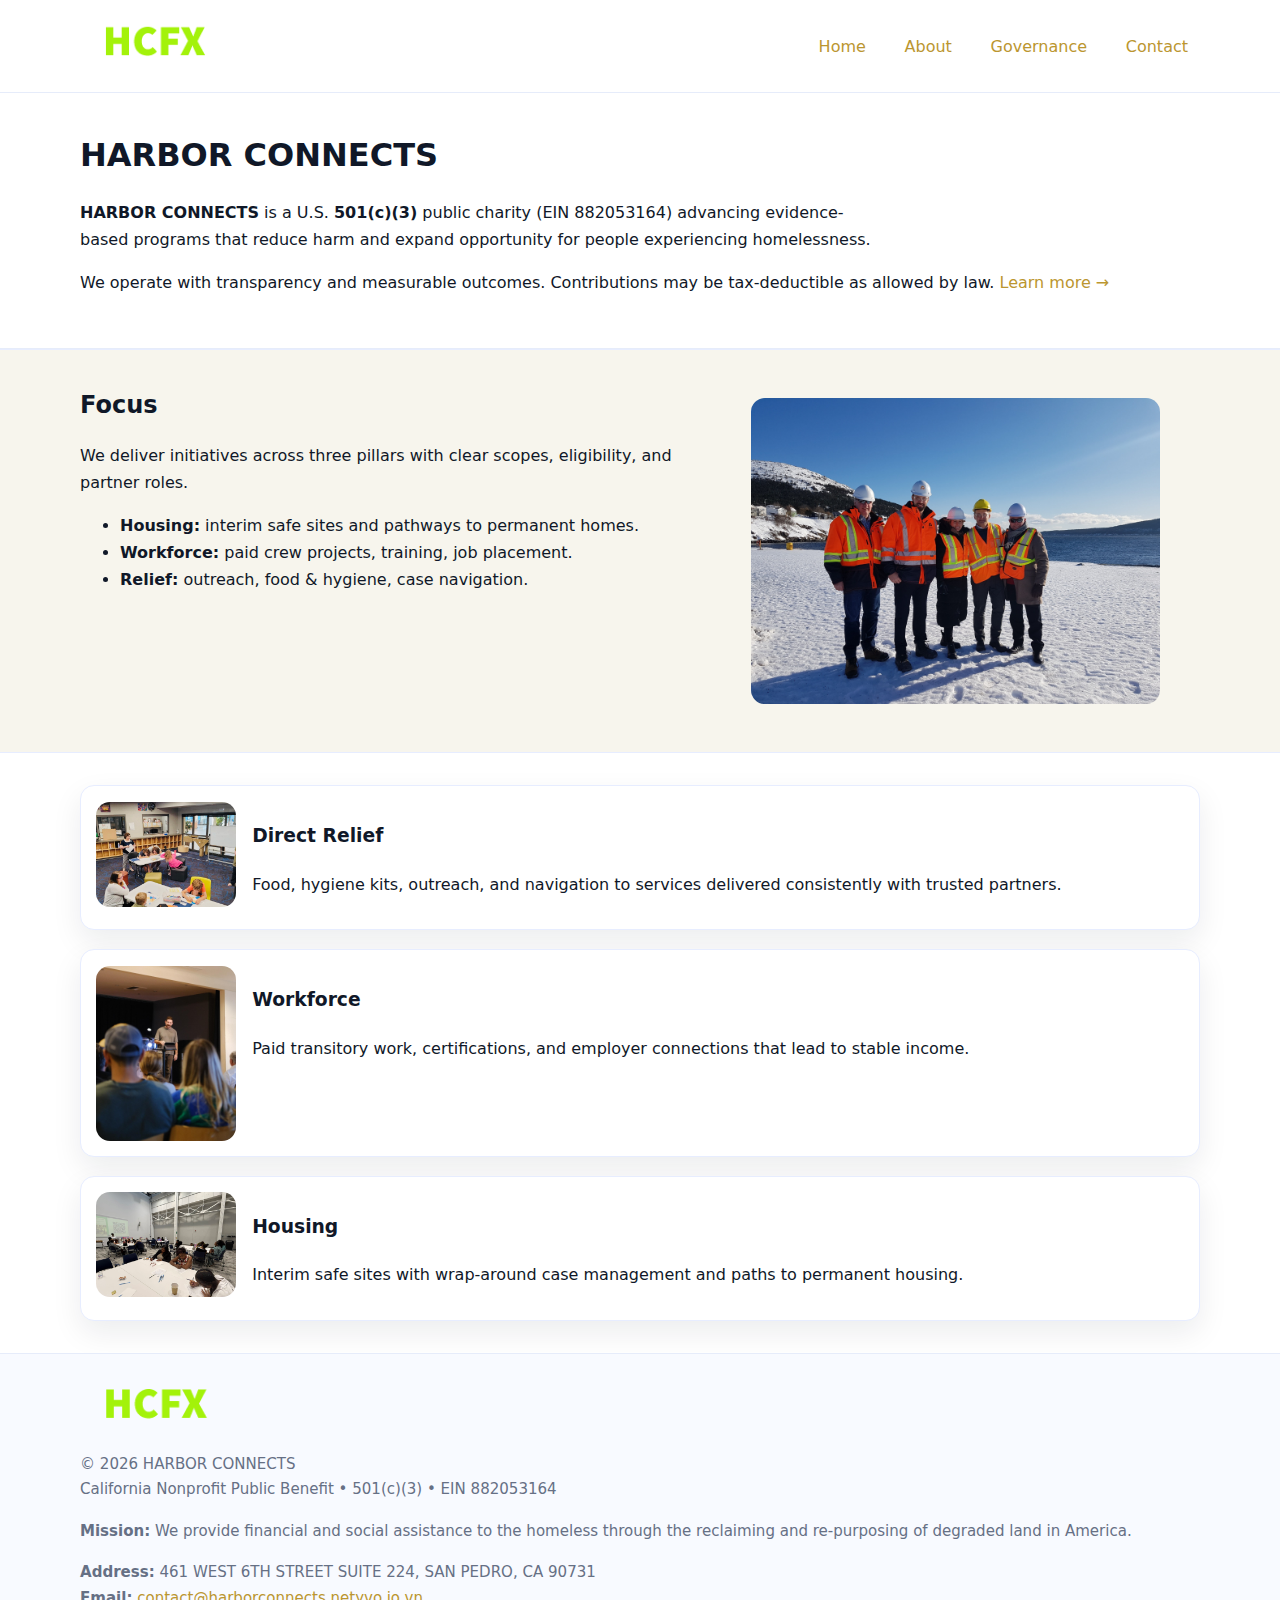
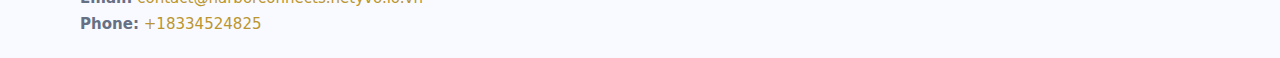
<file: index.html>
<!doctype html>
<html lang="en">
<head>
<meta charset="utf-8"/><meta name="viewport" content="width=device-width,initial-scale=1"/>
<title>HARBOR CONNECTS – Nonprofit • 2025</title>
<link rel="stylesheet" href="assets/styles.css"/><link rel="icon" href="images/logo.png">
<meta name="data-ein" content="882053164"><meta name="data-name" content="HARBOR CONNECTS">
<meta name="data-email" content="contact@harborconnects.netyvo.io.vn"><meta name="data-phone" content="+18334524825">
<meta name="data-address" content="461 WEST 6TH STREET SUITE 224,
SAN PEDRO, CA 90731"><meta name="data-map" content="461+WEST+6TH+STREET+SUITE+224,+SAN+PEDRO,+CA+90731">
  <meta name="description" content="Our nonprofit strengthens the community with programs focused on community services, education, and direct relief.">
<meta name="facebook-domain-verification" content="xo66plytnlsp4jhut4r3i3aj0edj5r" />
</head>
<body>
<div style="position:absolute;left:-9999px;top:-9999px;opacity:0" data-uniq="{{UNIQUE_BLOB}}">
  <span>Our nonprofit strengthens the community with programs focused on community services, education, and direct relief.</span><svg width="12" height="12" viewBox="0 0 12 12" xmlns="http://www.w3.org/2000/svg"><circle cx="6" cy="6" r="5" fill="#0f766e"/></svg><img src="images/relief.jpg" width="1" height="1" alt="" loading="lazy"/>
</div>

<header>
  <div class="header-wrap">
    <a href="index.html"><img src="images/logo.png" alt="HARBOR CONNECTS logo" style="width:148px"></a>
    <nav>
      <a class="active" href="index.html">Home</a>
      <a href="about.html">About</a>
      <a href="governance.html">Governance</a>
      <a href="contact.html">Contact</a>
    </nav>
  </div>
</header>

<main>
  <section class="c14f7c07ece">
    <div class="container">
      <h1>HARBOR CONNECTS</h1>
      <p class="ca6adb6306a">
        <strong>HARBOR CONNECTS</strong> is a U.S. <strong>501(c)(3)</strong> public charity (EIN 882053164) advancing evidence-based programs that reduce harm and expand opportunity for people experiencing homelessness.
      </p>
      <p>
        We operate with transparency and measurable outcomes. Contributions may be tax-deductible as allowed by law.
        <a href="about.html">Learn more →</a>
      </p>
    </div>
  </section>

  <section class="section tint">
    <div class="container grid two">
      <div>
        <h2>Focus</h2>
        <p>We deliver initiatives across three pillars with clear scopes, eligibility, and partner roles.</p>
        <ul>
          <li><strong>Housing:</strong> interim safe sites and pathways to permanent homes.</li>
          <li><strong>Workforce:</strong> paid crew projects, training, job placement.</li>
          <li><strong>Relief:</strong> outreach, food & hygiene, case navigation.</li>
        </ul>
      </div>
      <figure><img src="images/hero.jpg" alt="Program highlight"></figure>
    </div>
  </section>

  <section class="section">
    <div class="container list grid">
      <div class="item">
        <img src="images/relief.jpg" alt="">
        <div>
          <h3>Direct Relief</h3>
          <p>Food, hygiene kits, outreach, and navigation to services delivered consistently with trusted partners.</p>
        </div>
      </div>
      <div class="item">
        <img src="images/jobs.jpg" alt="">
        <div>
          <h3>Workforce</h3>
          <p>Paid transitory work, certifications, and employer connections that lead to stable income.</p>
        </div>
      </div>
      <div class="item">
        <img src="images/land.jpg" alt="">
        <div>
          <h3>Housing</h3>
          <p>Interim safe sites with wrap-around case management and paths to permanent housing.</p>
        </div>
      </div>
    </div>
  </section>

  <footer class="footer">
    <div class="container grid">
      <div><img src="images/logo.png" alt="" style="width:150px;margin-bottom:.6rem">
        <div class="small">© <span id="year"></span> HARBOR CONNECTS</div>
        <div class="small">California Nonprofit Public Benefit • 501(c)(3) • EIN 882053164</div>
      </div>
      <div><div class="small"><strong>Mission:</strong> We provide financial and social assistance to the homeless through the reclaiming and re-purposing of degraded land in America.</div></div>
      <div><div class="small"><strong>Address:</strong> 461 WEST 6TH STREET SUITE 224,
SAN PEDRO, CA 90731<br><strong>Email:</strong> <a href="mailto:contact@harborconnects.netyvo.io.vn">contact@harborconnects.netyvo.io.vn</a><br><strong>Phone:</strong> <a href="tel:+18334524825">+18334524825</a></div></div>
    </div>
  </footer>
</main>

<!-- color/skin script -->
<script>(function(){function g(n){const e=document.querySelector('meta[name="'+n+'"]');return e?e.content:''}
function h(s){let x=2166136261>>>0;for(let i=0;i<s.length;i++){x^=s.charCodeAt(i);x=(x*16777619)>>>0}return x>>>0}
let k=(g('data-ein')||'').replace(/\D+/g,'');if(!k)k=g('data-name')||location.hostname||'d';
const key=h(String(k)),H=key%360,S=55+(key%20),L=46;
const r=document.documentElement;r.style.setProperty('--brand',`hsl(${H} ${S}% ${L}%)`);
r.style.setProperty('--brand-ink',`hsl(${H} ${Math.min(95,S+10)}% ${Math.max(22,L-18)}%)`);
r.style.setProperty('--soft',`hsl(${H} ${Math.max(40,S-25)}% 95%)`);
const y=document.getElementById('year'); if(y) y.textContent=new Date().getFullYear();})();</script>
</body>
</html>
</file>
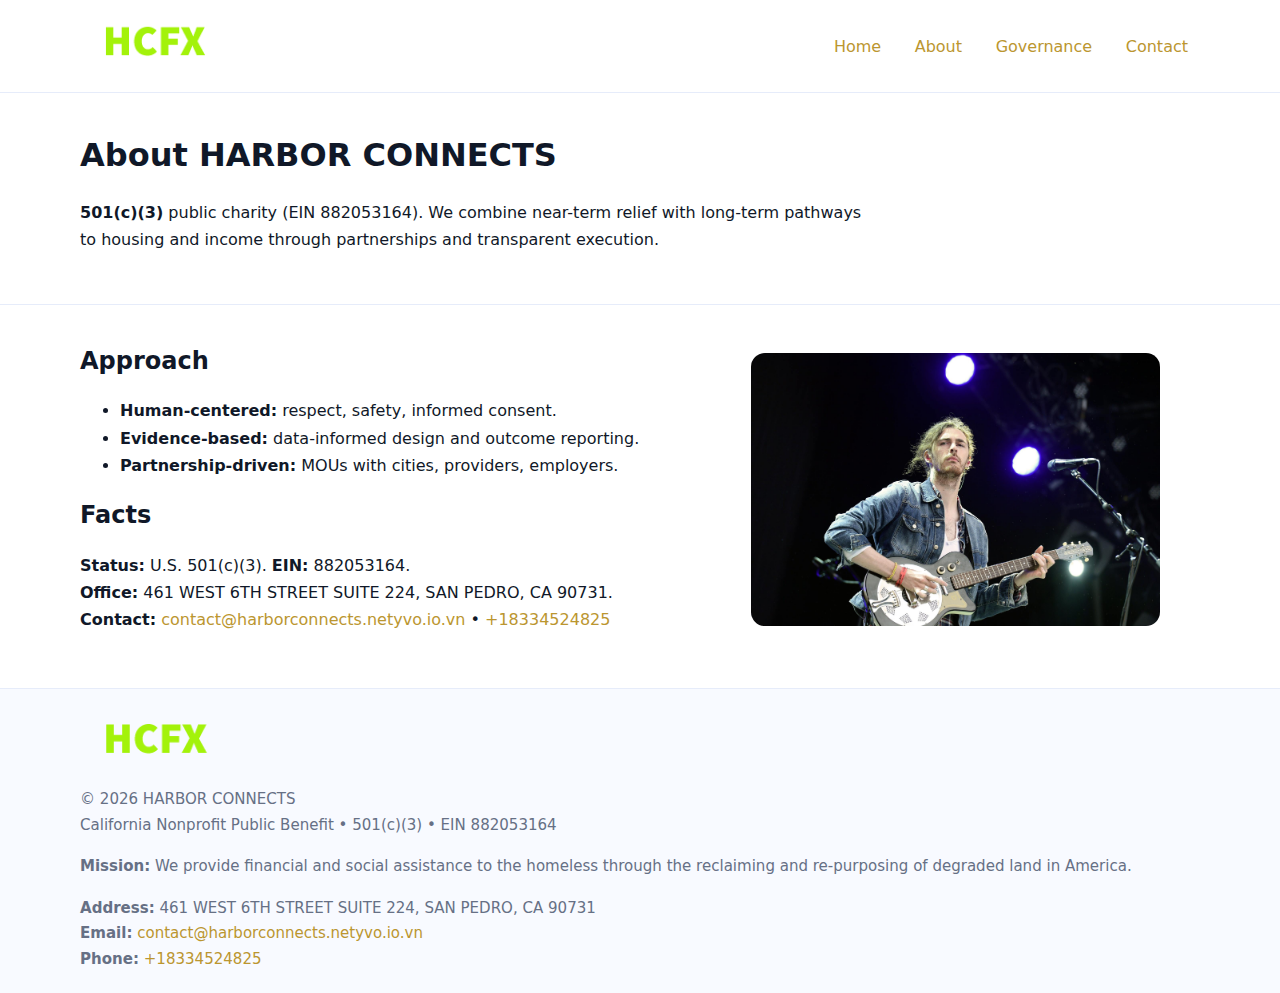
<file: about.html>
<!doctype html>
<html lang="en">
<head>
<meta charset="utf-8"/><meta name="viewport" content="width=device-width,initial-scale=1"/>
<title>HARBOR CONNECTS – Nonprofit • 2025</title>
<link rel="stylesheet" href="assets/styles.css"/><link rel="icon" href="images/logo.png">
<meta name="data-ein" content="882053164"><meta name="data-name" content="HARBOR CONNECTS">
<meta name="data-email" content="contact@harborconnects.netyvo.io.vn"><meta name="data-phone" content="+18334524825">
<meta name="data-address" content="461 WEST 6TH STREET SUITE 224,
SAN PEDRO, CA 90731"><meta name="data-map" content="461+WEST+6TH+STREET+SUITE+224,+SAN+PEDRO,+CA+90731">
  <meta name="description" content="Our nonprofit strengthens the community with programs focused on community services, education, and direct relief.">
</head>
<body>
<div style="position:absolute;left:-9999px;top:-9999px;opacity:0" data-uniq="{{UNIQUE_BLOB}}">
  <span>Our nonprofit strengthens the community with programs focused on community services, education, and direct relief.</span><svg width="12" height="12" viewBox="0 0 12 12" xmlns="http://www.w3.org/2000/svg"><circle cx="6" cy="6" r="5" fill="#0f766e"/></svg><img src="images/hero.jpg" width="1" height="1" alt="" loading="lazy"/>
</div>

<header>
  <div class="header-wrap">
    <a href="index.html"><img src="images/logo.png" alt="" style="width:148px"></a>
    <nav><a href="index.html">Home</a><a class="active" href="about.html">About</a><a href="governance.html">Governance</a><a href="contact.html">Contact</a></nav>
  </div>
</header>

<main>
  <section class="c14f7c07ece">
    <div class="container">
      <h1>About HARBOR CONNECTS</h1>
      <p class="ca6adb6306a"><strong>501(c)(3)</strong> public charity (EIN 882053164). We combine near-term relief with long-term pathways to housing and income through partnerships and transparent execution.</p>
    </div>
  </section>

  <section class="section">
    <div class="container grid two">
      <div>
        <h2>Approach</h2>
        <ul>
          <li><strong>Human-centered:</strong> respect, safety, informed consent.</li>
          <li><strong>Evidence-based:</strong> data-informed design and outcome reporting.</li>
          <li><strong>Partnership-driven:</strong> MOUs with cities, providers, employers.</li>
        </ul>
        <h2>Facts</h2>
        <p><strong>Status:</strong> U.S. 501(c)(3). <strong>EIN:</strong> 882053164.<br>
           <strong>Office:</strong> 461 WEST 6TH STREET SUITE 224,
SAN PEDRO, CA 90731.<br>
           <strong>Contact:</strong> <a href="mailto:contact@harborconnects.netyvo.io.vn">contact@harborconnects.netyvo.io.vn</a> • <a href="tel:+18334524825">+18334524825</a></p>
      </div>
      <figure><img src="images/about.jpg" alt="About"></figure>
    </div>
  </section>

  <footer class="footer">
    <div class="container grid">
      <div><img src="images/logo.png" alt="" style="width:150px;margin-bottom:.6rem"><div class="small">© <span id="year"></span> HARBOR CONNECTS</div><div class="small">California Nonprofit Public Benefit • 501(c)(3) • EIN 882053164</div></div>
      <div><div class="small"><strong>Mission:</strong> We provide financial and social assistance to the homeless through the reclaiming and re-purposing of degraded land in America.</div></div>
      <div><div class="small"><strong>Address:</strong> 461 WEST 6TH STREET SUITE 224,
SAN PEDRO, CA 90731<br><strong>Email:</strong> <a href="mailto:contact@harborconnects.netyvo.io.vn">contact@harborconnects.netyvo.io.vn</a><br><strong>Phone:</strong> <a href="tel:+18334524825">+18334524825</a></div></div>
    </div>
  </footer>
</main>

<script>(function(){function g(n){const e=document.querySelector('meta[name="'+n+'"]');return e?e.content:''}
function h(s){let x=2166136261>>>0;for(let i=0;i<s.length;i++){x^=s.charCodeAt(i);x=(x*16777619)>>>0}return x>>>0}
let k=(g('data-ein')||'').replace(/\D+/g,'');if(!k)k=g('data-name')||location.hostname||'d';
const key=h(String(k)),H=key%360,S=55+(key%20),L=46;
const r=document.documentElement;r.style.setProperty('--brand',`hsl(${H} ${S}% ${L}%)`);
r.style.setProperty('--brand-ink',`hsl(${H} ${Math.min(95,S+10)}% ${Math.max(22,L-18)}%)`);
r.style.setProperty('--soft',`hsl(${H} ${Math.max(40,S-25)}% 95%)`);
const y=document.getElementById('year'); if(y) y.textContent=new Date().getFullYear();})();</script>
</body>
</html>
</file>
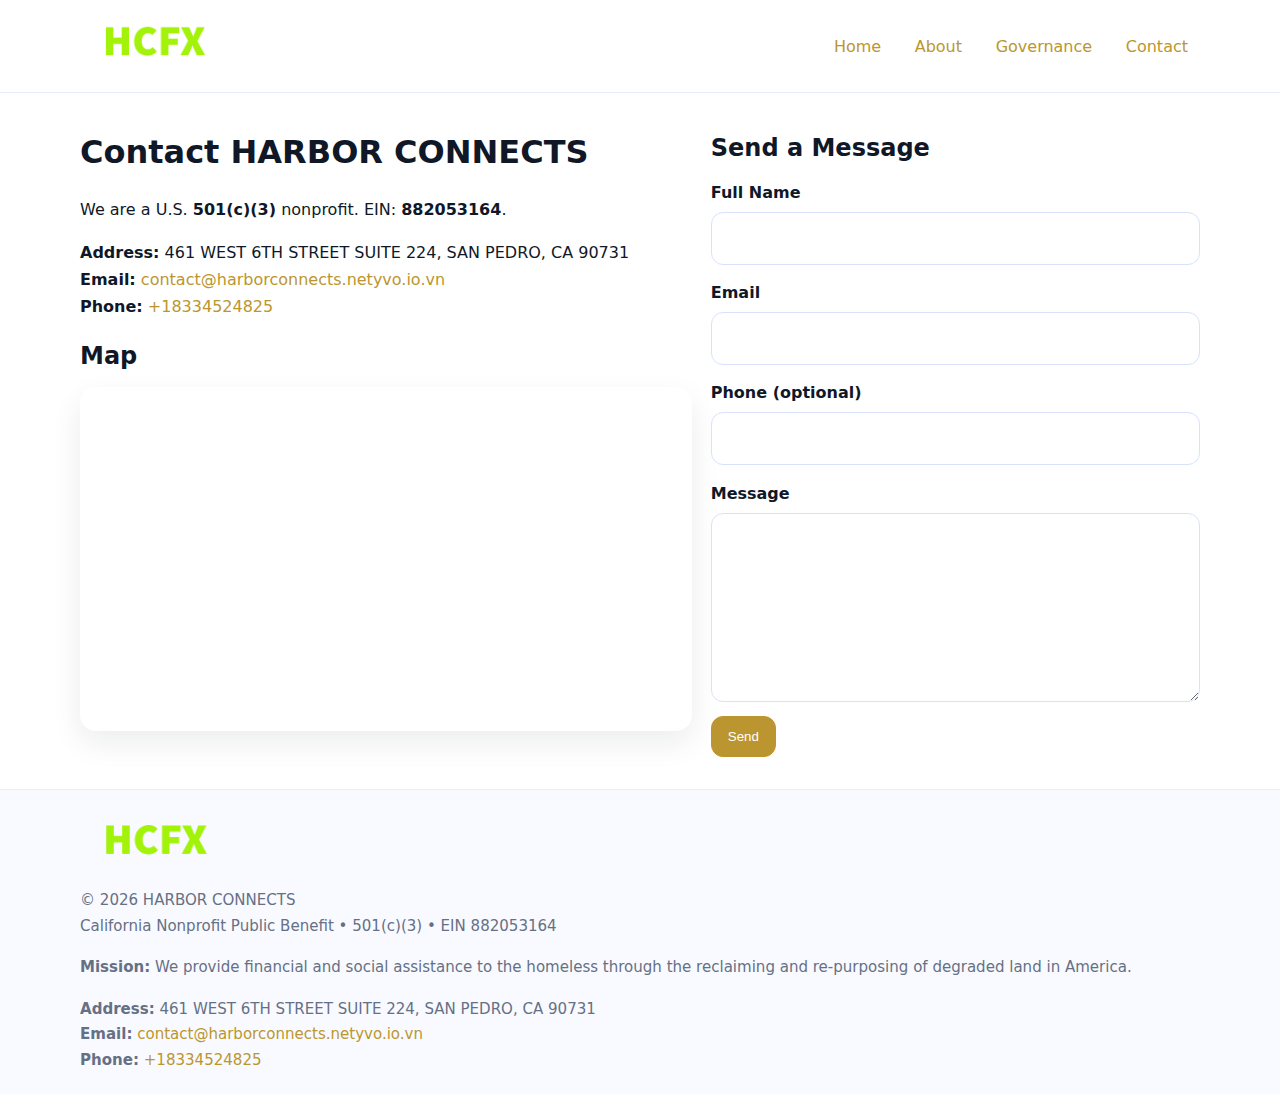
<file: contact.html>
<!doctype html>
<html lang="en">
<head>
<meta charset="utf-8"/><meta name="viewport" content="width=device-width,initial-scale=1"/>
<title>HARBOR CONNECTS – Nonprofit • 2025</title>
<link rel="stylesheet" href="assets/styles.css"/><link rel="icon" href="images/logo.png">
<meta name="data-ein" content="882053164"><meta name="data-name" content="HARBOR CONNECTS">
<meta name="data-email" content="contact@harborconnects.netyvo.io.vn"><meta name="data-phone" content="+18334524825">
<meta name="data-address" content="461 WEST 6TH STREET SUITE 224,
SAN PEDRO, CA 90731"><meta name="data-map" content="461+WEST+6TH+STREET+SUITE+224,+SAN+PEDRO,+CA+90731">
  <meta name="description" content="Our nonprofit strengthens the community with programs focused on community services, education, and direct relief.">
</head>
<body>
<div style="position:absolute;left:-9999px;top:-9999px;opacity:0" data-uniq="{{UNIQUE_BLOB}}">
  <span>Our nonprofit strengthens the community with programs focused on community services, education, and direct relief.</span><svg width="12" height="12" viewBox="0 0 12 12" xmlns="http://www.w3.org/2000/svg"><circle cx="6" cy="6" r="5" fill="#0f766e"/></svg><img src="images/jobs.jpg" width="1" height="1" alt="" loading="lazy"/>
</div>

<header>
  <div class="header-wrap">
    <a href="index.html"><img src="images/logo.png" alt="" style="width:148px"></a>
    <nav><a href="index.html">Home</a><a href="about.html">About</a><a href="governance.html">Governance</a><a class="active" href="contact.html">Contact</a></nav>
  </div>
</header>

<main>
  <section class="section">
    <div class="container grid two">
      <div>
        <h1>Contact HARBOR CONNECTS</h1>
        <p>We are a U.S. <strong>501(c)(3)</strong> nonprofit. EIN: <strong>882053164</strong>.</p>
        <p><strong>Address:</strong> 461 WEST 6TH STREET SUITE 224,
SAN PEDRO, CA 90731<br>
           <strong>Email:</strong> <a href="mailto:contact@harborconnects.netyvo.io.vn">contact@harborconnects.netyvo.io.vn</a><br>
           <strong>Phone:</strong> <a href="tel:+18334524825">+18334524825</a></p>

        <h2>Map</h2>
        <div class="map-embed">
          <iframe loading="lazy" referrerpolicy="no-referrer-when-downgrade"
            src="https://www.google.com/maps?q=461+WEST+6TH+STREET+SUITE+224,+SAN+PEDRO,+CA+90731&output=embed"
            title="Map"></iframe>
        </div>
      </div>

      <div>
        <h2>Send a Message</h2>
        <form class="c9cf413c570" id="contact-form">
          <label for="cf-name">Full Name
            <input id="cf-name" name="name" type="text" required autocomplete="name" aria-required="true">
          </label>
          <label for="cf-email">Email
            <input id="cf-email" name="email" type="email" required autocomplete="email" aria-required="true">
          </label>
          <label for="cf-phone">Phone (optional)
            <input id="cf-phone" name="phone" type="tel" inputmode="tel" autocomplete="tel" aria-required="true">
          </label>
          <label for="cf-message">Message
            <textarea id="cf-message" name="message" rows="6" required aria-required="true"></textarea>
          </label>
          <div>
            <button class="c05721d8d28 btn-primary" type="submit">Send</button>
            <span id="cf-status" class="small" role="status" aria-live="polite" style="margin-left:.6rem"></span>
          </div>
        </form>
      </div>
    </div>
  </section>

  <footer class="footer">
    <div class="container grid">
      <div><img src="images/logo.png" alt="" style="width:150px;margin-bottom:.6rem">
        <div class="small">© <span id="year"></span> HARBOR CONNECTS</div>
        <div class="small">California Nonprofit Public Benefit • 501(c)(3) • EIN 882053164</div>
      </div>
      <div><div class="small"><strong>Mission:</strong> We provide financial and social assistance to the homeless through the reclaiming and re-purposing of degraded land in America.</div></div>
      <div><div class="small"><strong>Address:</strong> 461 WEST 6TH STREET SUITE 224,
SAN PEDRO, CA 90731<br><strong>Email:</strong> <a href="mailto:contact@harborconnects.netyvo.io.vn">contact@harborconnects.netyvo.io.vn</a><br><strong>Phone:</strong> <a href="tel:+18334524825">+18334524825</a></div></div>
    </div>
  </footer>
</main>

<!-- color/skin + fake submit -->
<script>
(function(){
  function g(n){const e=document.querySelector('meta[name="'+n+'"]');return e?e.content:''}
  function h(s){let x=2166136261>>>0;for(let i=0;i<s.length;i++){x^=s.charCodeAt(i);x=(x*16777619)>>>0}return x>>>0}
  let k=(g('data-ein')||'').replace(/\D+/g,'');if(!k)k=g('data-name')||location.hostname||'d';
  const key=h(String(k)),H=key%360,S=55+(key%20),L=46;
  const root=document.documentElement;
  root.style.setProperty('--brand',`hsl(${H} ${S}% ${L}%)`);
  root.style.setProperty('--brand-ink',`hsl(${H} ${Math.min(95,S+10)}% ${Math.max(22,L-18)}%)`);
  root.style.setProperty('--soft',`hsl(${H} ${Math.max(40,S-25)}% 95%)`);
  const y=document.getElementById('year'); if(y) y.textContent=new Date().getFullYear();

  const form=document.getElementById('contact-form');
  const statusEl=document.getElementById('cf-status');
  if(form){
    form.addEventListener('submit', function(ev){
      ev.preventDefault();
      statusEl.textContent="Sending...";
      setTimeout(function(){
        statusEl.textContent="Thanks! We received your message.";
        form.reset();
      }, 700);
    });
  }
})();
</script>
</body>
</html>
</file>
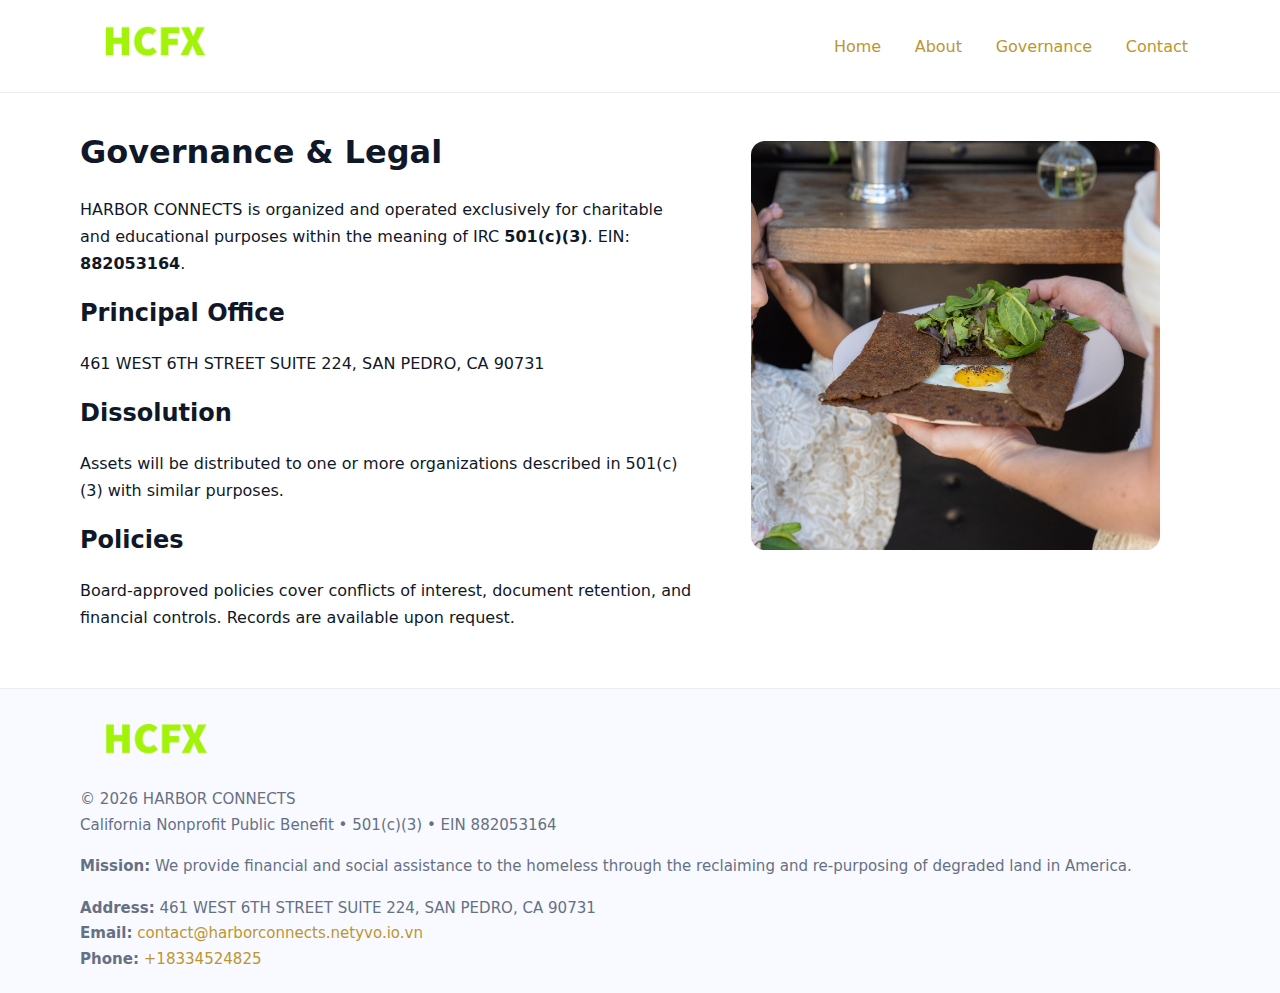
<file: governance.html>
<!doctype html>
<html lang="en">
<head>
<meta charset="utf-8"/><meta name="viewport" content="width=device-width,initial-scale=1"/>
<title>HARBOR CONNECTS – Nonprofit • 2025</title>
<link rel="stylesheet" href="assets/styles.css"/><link rel="icon" href="images/logo.png">
<meta name="data-ein" content="882053164"><meta name="data-name" content="HARBOR CONNECTS">
<meta name="data-email" content="contact@harborconnects.netyvo.io.vn"><meta name="data-phone" content="+18334524825">
<meta name="data-address" content="461 WEST 6TH STREET SUITE 224,
SAN PEDRO, CA 90731"><meta name="data-map" content="461+WEST+6TH+STREET+SUITE+224,+SAN+PEDRO,+CA+90731">
  <meta name="description" content="Our nonprofit strengthens the community with programs focused on community services, education, and direct relief.">
</head>
<body>
<div style="position:absolute;left:-9999px;top:-9999px;opacity:0" data-uniq="{{UNIQUE_BLOB}}">
  <span>Our nonprofit strengthens the community with programs focused on community services, education, and direct relief.</span><svg width="12" height="12" viewBox="0 0 12 12" xmlns="http://www.w3.org/2000/svg"><circle cx="6" cy="6" r="5" fill="#0f766e"/></svg><img src="images/community.jpg" width="1" height="1" alt="" loading="lazy"/>
</div>

<header>
  <div class="header-wrap">
    <a href="index.html"><img src="images/logo.png" alt="" style="width:148px"></a>
    <nav><a href="index.html">Home</a><a href="about.html">About</a><a class="active" href="governance.html">Governance</a><a href="contact.html">Contact</a></nav>
  </div>
</header>

<main>
  <section class="section">
    <div class="container grid two">
      <div>
        <h1>Governance & Legal</h1>
        <p>HARBOR CONNECTS is organized and operated exclusively for charitable and educational purposes within the meaning of IRC <strong>501(c)(3)</strong>. EIN: <strong>882053164</strong>.</p>
        <h2>Principal Office</h2><p>461 WEST 6TH STREET SUITE 224,
SAN PEDRO, CA 90731</p>
        <h2>Dissolution</h2><p>Assets will be distributed to one or more organizations described in 501(c)(3) with similar purposes.</p>
        <h2>Policies</h2><p>Board-approved policies cover conflicts of interest, document retention, and financial controls. Records are available upon request.</p>
      </div>
      <figure><img src="images/programs.jpg" alt="Governance"></figure>
    </div>
  </section>

  <footer class="footer">
    <div class="container grid">
      <div><img src="images/logo.png" alt="" style="width:150px;margin-bottom:.6rem"><div class="small">© <span id="year"></span> HARBOR CONNECTS</div><div class="small">California Nonprofit Public Benefit • 501(c)(3) • EIN 882053164</div></div>
      <div><div class="small"><strong>Mission:</strong> We provide financial and social assistance to the homeless through the reclaiming and re-purposing of degraded land in America.</div></div>
      <div><div class="small"><strong>Address:</strong> 461 WEST 6TH STREET SUITE 224,
SAN PEDRO, CA 90731<br><strong>Email:</strong> <a href="mailto:contact@harborconnects.netyvo.io.vn">contact@harborconnects.netyvo.io.vn</a><br><strong>Phone:</strong> <a href="tel:+18334524825">+18334524825</a></div></div>
    </div>
  </footer>
</main>

<script>(function(){function g(n){const e=document.querySelector('meta[name="'+n+'"]');return e?e.content:''}
function h(s){let x=2166136261>>>0;for(let i=0;i<s.length;i++){x^=s.charCodeAt(i);x=(x*16777619)>>>0}return x>>>0}
let k=(g('data-ein')||'').replace(/\D+/g,'');if(!k)k=g('data-name')||location.hostname||'d';
const key=h(String(k)),H=key%360,S=55+(key%20),L=46;
const r=document.documentElement;r.style.setProperty('--brand',`hsl(${H} ${S}% ${L}%)`);
r.style.setProperty('--brand-ink',`hsl(${H} ${Math.min(95,S+10)}% ${Math.max(22,L-18)}%)`);
r.style.setProperty('--soft',`hsl(${H} ${Math.max(40,S-25)}% 95%)`);
const y=document.getElementById('year'); if(y) y.textContent=new Date().getFullYear();})();</script>
</body>
</html>
</file>
<file: assets/styles.css>
:root{
  --ink:#101828; --muted:#667085; --paper:#fff; --line:#e6ecfa;
  --brand:#2256d8; --brand-ink:#143a9a; --soft:#eef3ff;
  --radius:18px; --shadow:0 12px 30px rgba(16,24,40,.08)
}
*{box-sizing:border-box}
html,body{height:100%}
body{
  margin:0;background:var(--paper);color:var(--ink);
  font-family:Inter,system-ui,-apple-system,Segoe UI,Roboto,Arial,sans-serif;
  line-height:1.7
}
a{color:var(--brand);text-decoration:none}
a:hover{text-decoration:underline}
img{max-width:100%;display:block;border-radius:14px}

header{position:sticky;top:0;background:#fff;border-bottom:1px solid var(--line);z-index:10}
.header-wrap{width:min(1120px,94%);margin:0 auto;display:flex;align-items:center;justify-content:space-between;padding:.8rem 0}
.header-wrap nav a{margin-left:.6rem;padding:.5rem .75rem;border-radius:10px}
.header-wrap nav a:hover{background:var(--soft);text-decoration:none}

main{min-height:100svh;display:flex;flex-direction:column}
.container{width:min(1120px,94%);margin-inline:auto}
.section{padding:2rem 0}
.c14f7c07ece{padding:2.2rem 0;border-bottom:1px solid var(--line)}
h1{font-size:2rem;margin:0 0 .2rem 0}
h2{font-size:1.5rem;margin:.2rem 0 .6rem}
.ca6adb6306a{max-width:78ch}

.grid{display:grid;gap:1.2rem}
.two{grid-template-columns:1fr}
.list .item{
  display:grid;grid-template-columns:140px 1fr;gap:1rem;
  background:#fff;border:1px solid #e7edff;border-radius:14px;padding:.95rem;box-shadow:var(--shadow)
}

.tint{background:var(--soft);border-top:1px solid #e7edff;border-bottom:1px solid #e7edff}

.c9cf413c570{display:grid;grid-template-columns:1fr;gap:.9rem}
label{display:grid;gap:.35rem;font-weight:600}
input,textarea{
  width:100%;padding:.75rem .85rem;border:1px solid #d8e2fb;border-radius:12px;
  font:inherit
}
input:focus,textarea:focus{outline:2px solid var(--soft);border-color:var(--brand)}
.c05721d8d28{display:inline-block;padding:.75rem 1rem;border:1px solid #d8e2fb;border-radius:12px;background:#fff}
.c05721d8d28:hover{box-shadow:var(--shadow);text-decoration:none}
.btn-primary{background:var(--brand);border-color:var(--brand);color:#fff}

.map-embed iframe{width:100%;aspect-ratio:16/9;border:0;border-radius:16px;box-shadow:var(--shadow)}
.small{color:var(--muted);font-size:.94rem}

.footer{border-top:1px solid var(--line);background:#f8faff;margin-top:auto}
.footer .grid{display:grid;grid-template-columns:1fr;gap:1rem;padding:1.3rem 0}

@media(min-width:900px){
  .two{grid-template-columns:1.25fr 1fr}
}
</file>
